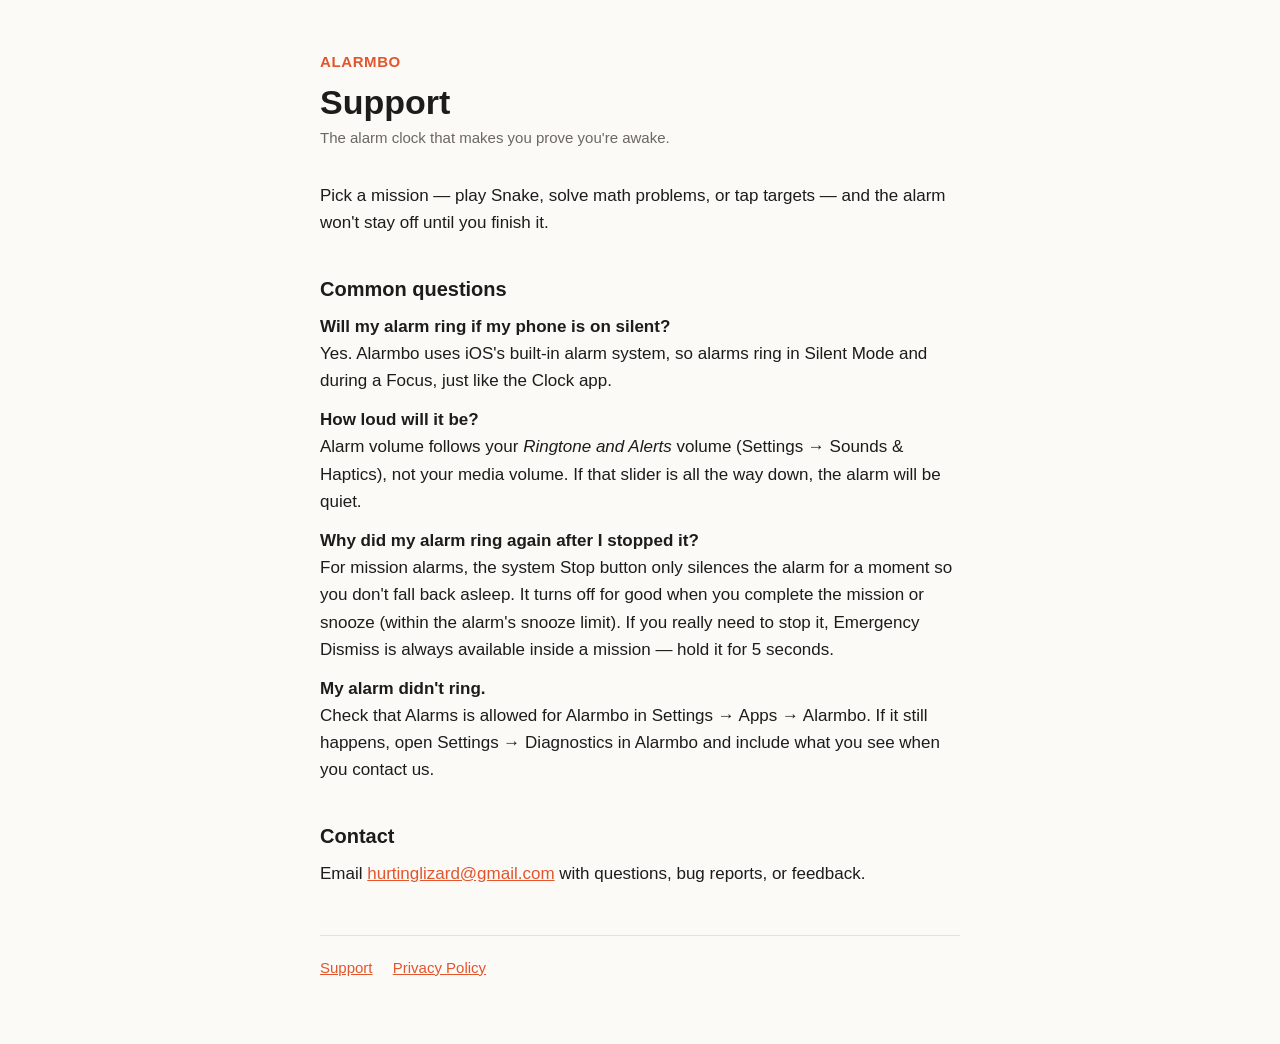
<file: index.html>
<!doctype html>
<html lang="en">
<head>
  <meta charset="utf-8">
  <meta name="viewport" content="width=device-width, initial-scale=1">
  <title>Alarmbo Support</title>
  <meta name="description" content="Help and contact information for Alarmbo, the alarm clock that makes you prove you're awake.">
  <link rel="stylesheet" href="style.css">
</head>
<body>
<main>
  <header>
    <a class="brand" href="./">Alarmbo</a>
    <h1>Support</h1>
    <p class="meta">The alarm clock that makes you prove you're awake.</p>
  </header>

  <p>Pick a mission — play Snake, solve math problems, or tap targets — and the alarm won't stay off until you finish it.</p>

  <h2>Common questions</h2>

  <p><strong>Will my alarm ring if my phone is on silent?</strong><br>
  Yes. Alarmbo uses iOS's built-in alarm system, so alarms ring in Silent Mode and during a Focus, just like the Clock app.</p>

  <p><strong>How loud will it be?</strong><br>
  Alarm volume follows your <em>Ringtone and Alerts</em> volume (Settings → Sounds &amp; Haptics), not your media volume. If that slider is all the way down, the alarm will be quiet.</p>

  <p><strong>Why did my alarm ring again after I stopped it?</strong><br>
  For mission alarms, the system Stop button only silences the alarm for a moment so you don't fall back asleep. It turns off for good when you complete the mission or snooze (within the alarm's snooze limit). If you really need to stop it, Emergency Dismiss is always available inside a mission — hold it for 5 seconds.</p>

  <p><strong>My alarm didn't ring.</strong><br>
  Check that Alarms is allowed for Alarmbo in Settings → Apps → Alarmbo. If it still happens, open Settings → Diagnostics in Alarmbo and include what you see when you contact us.</p>

  <h2>Contact</h2>
  <p>Email <a href="mailto:hurtinglizard@gmail.com">hurtinglizard@gmail.com</a> with questions, bug reports, or feedback.</p>

  <footer>
    <a href="./">Support</a>
    <a href="privacy.html">Privacy Policy</a>
  </footer>
</main>
</body>
</html>
</file>
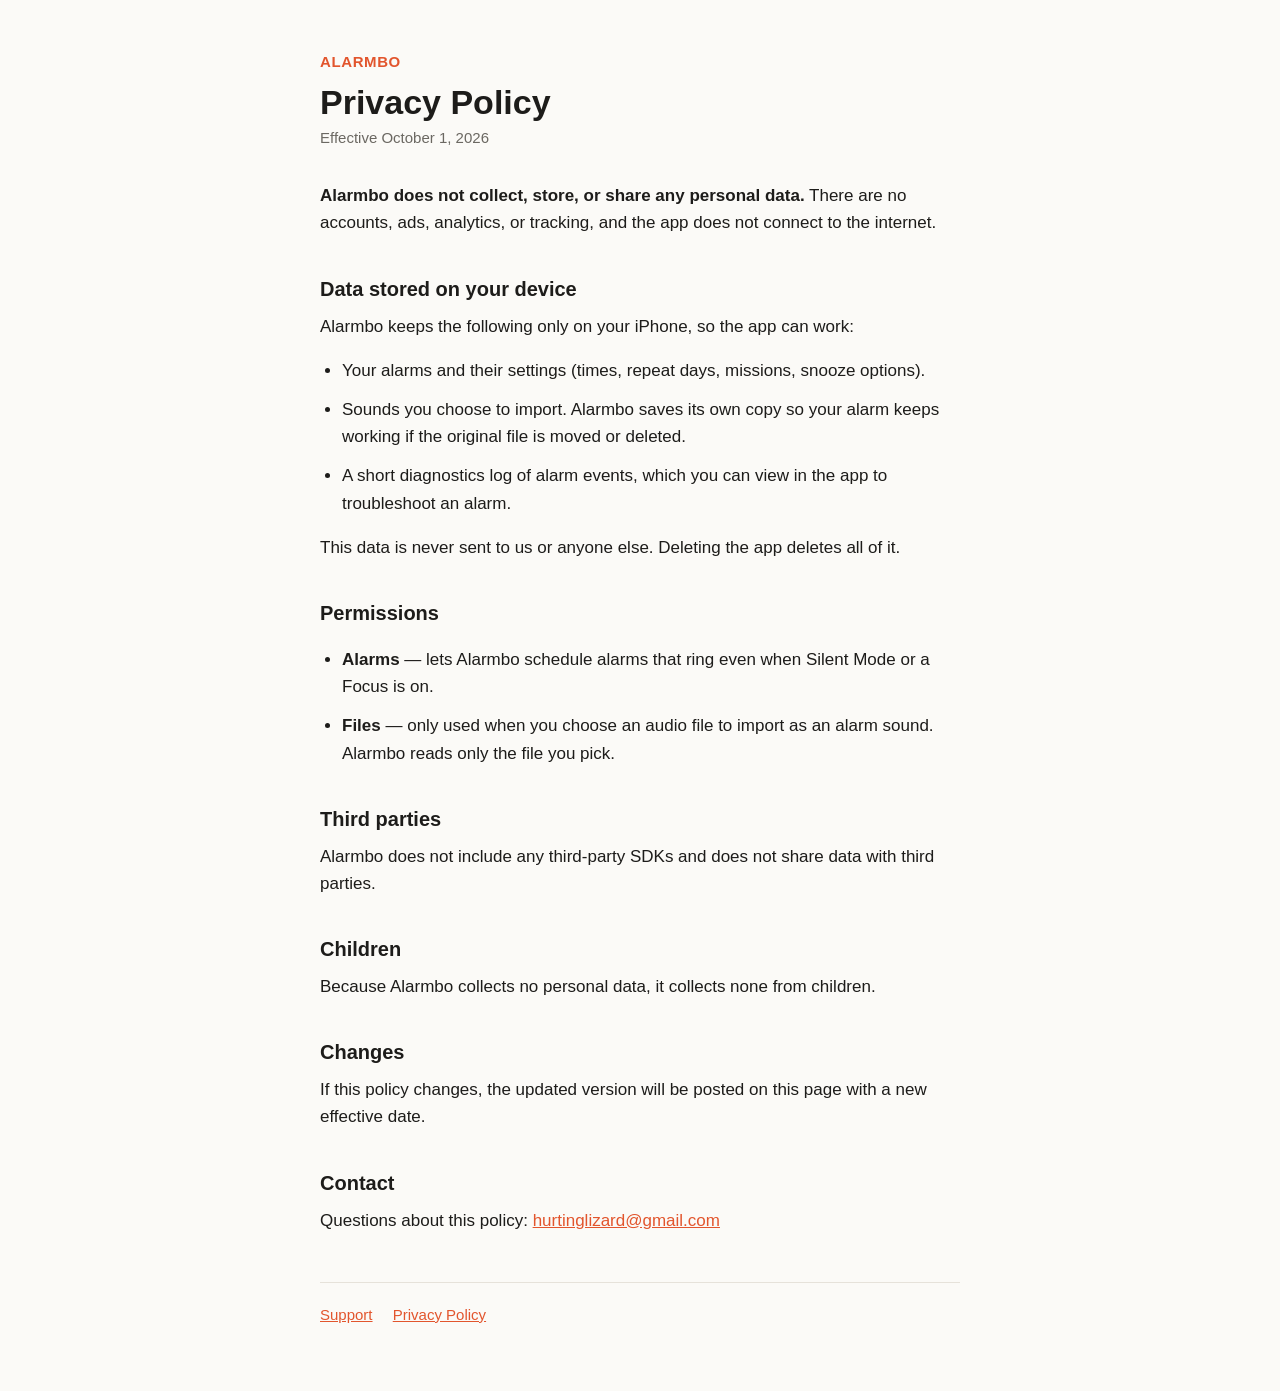
<file: privacy.html>
<!doctype html>
<html lang="en">
<head>
  <meta charset="utf-8">
  <meta name="viewport" content="width=device-width, initial-scale=1">
  <title>Alarmbo Privacy Policy</title>
  <meta name="description" content="Alarmbo does not collect, store, or share any personal data.">
  <link rel="stylesheet" href="style.css">
</head>
<body>
<main>
  <header>
    <a class="brand" href="./">Alarmbo</a>
    <h1>Privacy Policy</h1>
    <p class="meta">Effective October 1, 2026</p>
  </header>

  <p><strong>Alarmbo does not collect, store, or share any personal data.</strong> There are no accounts, ads, analytics, or tracking, and the app does not connect to the internet.</p>

  <h2>Data stored on your device</h2>
  <p>Alarmbo keeps the following only on your iPhone, so the app can work:</p>
  <ul>
    <li>Your alarms and their settings (times, repeat days, missions, snooze options).</li>
    <li>Sounds you choose to import. Alarmbo saves its own copy so your alarm keeps working if the original file is moved or deleted.</li>
    <li>A short diagnostics log of alarm events, which you can view in the app to troubleshoot an alarm.</li>
  </ul>
  <p>This data is never sent to us or anyone else. Deleting the app deletes all of it.</p>

  <h2>Permissions</h2>
  <ul>
    <li><strong>Alarms</strong> — lets Alarmbo schedule alarms that ring even when Silent Mode or a Focus is on.</li>
    <li><strong>Files</strong> — only used when you choose an audio file to import as an alarm sound. Alarmbo reads only the file you pick.</li>
  </ul>

  <h2>Third parties</h2>
  <p>Alarmbo does not include any third-party SDKs and does not share data with third parties.</p>

  <h2>Children</h2>
  <p>Because Alarmbo collects no personal data, it collects none from children.</p>

  <h2>Changes</h2>
  <p>If this policy changes, the updated version will be posted on this page with a new effective date.</p>

  <h2>Contact</h2>
  <p>Questions about this policy: <a href="mailto:hurtinglizard@gmail.com">hurtinglizard@gmail.com</a></p>

  <footer>
    <a href="./">Support</a>
    <a href="privacy.html">Privacy Policy</a>
  </footer>
</main>
</body>
</html>
</file>
<file: style.css>
:root {
  --bg: #fbfaf7;
  --text: #1d1c1a;
  --muted: #6b6862;
  --accent: #e2552d;
  --rule: #e6e2da;
}
@media (prefers-color-scheme: dark) {
  :root {
    --bg: #151413;
    --text: #ece9e3;
    --muted: #a19d95;
    --accent: #ff7a4f;
    --rule: #2c2a27;
  }
}
* { box-sizing: border-box; }
body {
  margin: 0;
  background: var(--bg);
  color: var(--text);
  font: 17px/1.6 -apple-system, BlinkMacSystemFont, "SF Pro Text", "Helvetica Neue", Arial, sans-serif;
}
main {
  max-width: 680px;
  margin: 0 auto;
  padding: 48px 20px 64px;
}
header { margin-bottom: 32px; }
.brand {
  font-weight: 800;
  font-size: 15px;
  letter-spacing: 0.04em;
  text-transform: uppercase;
  color: var(--accent);
  text-decoration: none;
}
h1 { font-size: 34px; line-height: 1.15; margin: 8px 0 4px; }
h2 { font-size: 20px; margin: 36px 0 8px; }
p, li { margin: 0 0 12px; }
ul { padding-left: 22px; }
.meta { color: var(--muted); font-size: 15px; }
a { color: var(--accent); }
footer {
  margin-top: 48px;
  padding-top: 20px;
  border-top: 1px solid var(--rule);
  color: var(--muted);
  font-size: 15px;
}
footer a { margin-right: 16px; }
</file>
